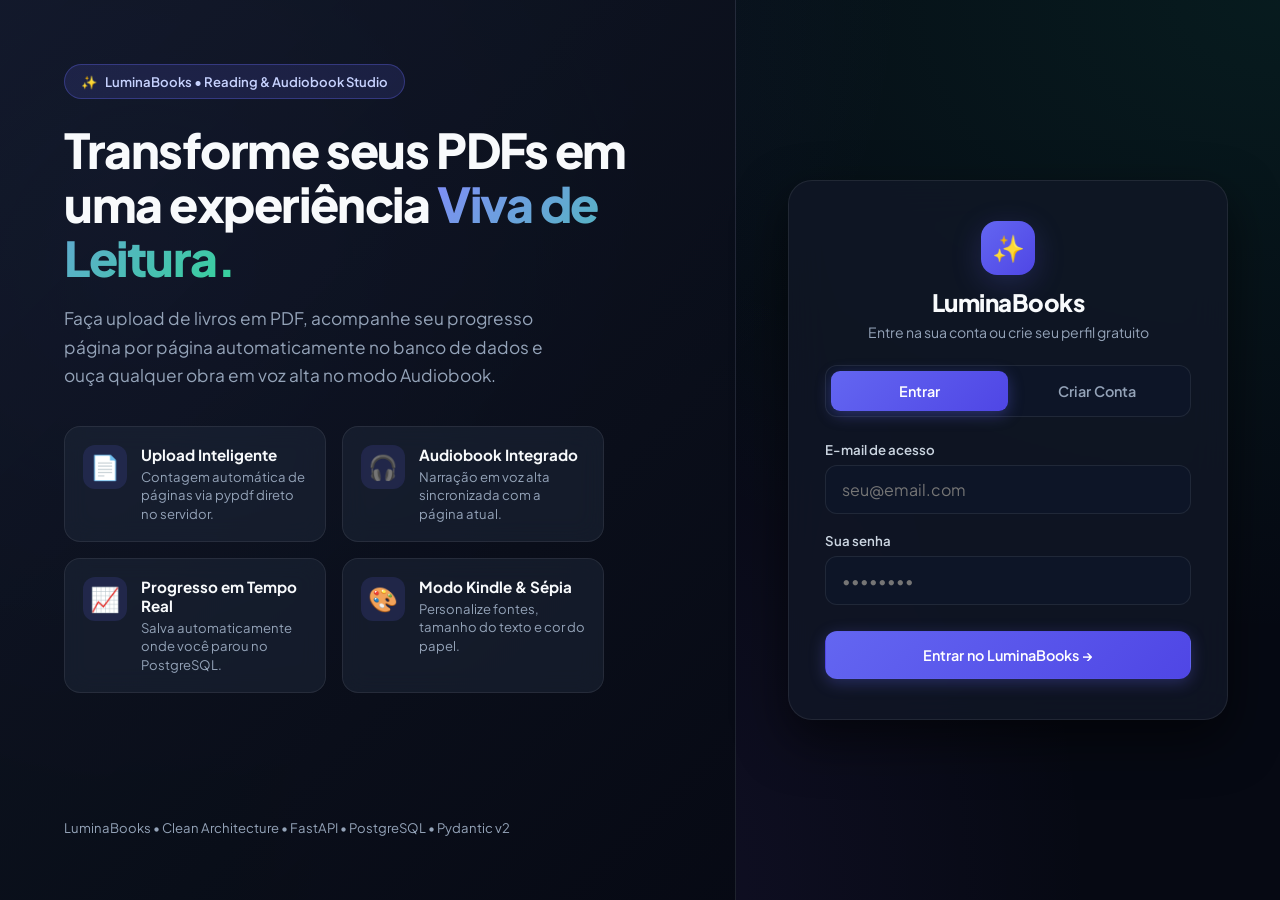
<file: frontend/index.html>
<!DOCTYPE html>
<html lang="pt-BR">
<head>
    <meta charset="UTF-8">
    <meta name="viewport" content="width=device-width, initial-scale=1.0">
    <title>LuminaBooks — Reading & Audiobook Studio</title>
    <link rel="stylesheet" href="css/style-layout.css">
    <link rel="stylesheet" href="css/style-components.css">
    <link rel="stylesheet" href="css/style-pages.css">
</head>
<body>
    <div class="auth-split-layout">
        <!-- Lado Esquerdo: Vitrine da Plataforma -->
        <section class="auth-showcase">
            <div>
                <div class="showcase-badge">
                    <span>✨</span>
                    <span>LuminaBooks • Reading & Audiobook Studio</span>
                </div>
                <div class="showcase-hero">
                    <h1>
                        Transforme seus PDFs em uma experiência <span class="gradient-text">Viva de Leitura.</span>
                    </h1>
                    <p>
                        Faça upload de livros em PDF, acompanhe seu progresso página por página automaticamente no banco de dados e ouça qualquer obra em voz alta no modo Audiobook.
                    </p>
                </div>

                <div class="feature-pills">
                    <div class="feature-pill">
                        <div class="feature-pill-icon">📄</div>
                        <div>
                            <h4>Upload Inteligente</h4>
                            <p>Contagem automática de páginas via pypdf direto no servidor.</p>
                        </div>
                    </div>
                    <div class="feature-pill">
                        <div class="feature-pill-icon">🎧</div>
                        <div>
                            <h4>Audiobook Integrado</h4>
                            <p>Narração em voz alta sincronizada com a página atual.</p>
                        </div>
                    </div>
                    <div class="feature-pill">
                        <div class="feature-pill-icon">📈</div>
                        <div>
                            <h4>Progresso em Tempo Real</h4>
                            <p>Salva automaticamente onde você parou no PostgreSQL.</p>
                        </div>
                    </div>
                    <div class="feature-pill">
                        <div class="feature-pill-icon">🎨</div>
                        <div>
                            <h4>Modo Kindle & Sépia</h4>
                            <p>Personalize fontes, tamanho do texto e cor do papel.</p>
                        </div>
                    </div>
                </div>
            </div>

            <div style="color: var(--text-muted); font-size: 0.82rem;">
                LuminaBooks • Clean Architecture • FastAPI • PostgreSQL • Pydantic v2
            </div>
        </section>

        <!-- Lado Direito: Card de Login / Cadastro -->
        <main class="auth-wrapper">
            <div class="auth-card">
                <div class="brand-header">
                    <div class="brand-logo-box">✨</div>
                    <h2>LuminaBooks</h2>
                    <p>Entre na sua conta ou crie seu perfil gratuito</p>
                </div>

                <div class="auth-tabs">
                    <button type="button" class="tab-btn active" id="tab-login" onclick="alternarAba('login')">Entrar</button>
                    <button type="button" class="tab-btn" id="tab-cadastro" onclick="alternarAba('cadastro')">Criar Conta</button>
                </div>

                <div id="alert-box" class="alert-box"></div>

                <!-- Formulário de Login -->
                <form id="form-login" onsubmit="realizarLogin(event)">
                    <div class="form-group">
                        <label for="login-email">E-mail de acesso</label>
                        <input type="email" id="login-email" placeholder="seu@email.com" required>
                    </div>
                    <div class="form-group">
                        <label for="login-senha">Sua senha</label>
                        <input type="password" id="login-senha" placeholder="••••••••" required>
                    </div>
                    <button type="submit" class="btn btn-primary btn-full" style="margin-top: 8px; padding: 14px;">
                        Entrar no LuminaBooks →
                    </button>
                </form>

                <!-- Formulário de Cadastro -->
                <form id="form-cadastro" style="display: none;" onsubmit="realizarCadastro(event)">
                    <div class="form-group">
                        <label for="cad-nome">Nome completo</label>
                        <input type="text" id="cad-nome" placeholder="Ex: Caio Harten" minlength="3" required>
                    </div>
                    <div class="form-group">
                        <label for="cad-email">E-mail</label>
                        <input type="email" id="cad-email" placeholder="seu@email.com" required>
                    </div>
                    <div class="form-group">
                        <label for="cad-senha">Crie uma senha</label>
                        <input type="password" id="cad-senha" placeholder="Mínimo 3 caracteres" minlength="3" required>
                    </div>
                    <button type="submit" class="btn btn-accent btn-full" style="margin-top: 8px; padding: 14px;">
                        Criar Minha Conta ✨
                    </button>
                </form>
            </div>
        </main>
    </div>

    <script src="js/auth.js"></script>
</body>
</html>
</file>
<file: frontend/css/style-layout.css>
@import url('https://fonts.googleapis.com/css2?family=Lora:ital,wght@0,400;0,600;1,400&family=Plus+Jakarta+Sans:wght@400;500;600;700;800&display=swap');

:root {
    --bg-deep: #060913;
    --bg-main: #0b0f19;
    --bg-card: rgba(17, 24, 39, 0.78);
    --bg-card-solid: #111827;
    --bg-elevated: #1e293b;
    --bg-input: rgba(15, 23, 42, 0.85);
    --border-subtle: rgba(255, 255, 255, 0.08);
    --border-highlight: rgba(99, 102, 241, 0.45);
    --primary: #6366f1;
    --primary-light: #818cf8;
    --primary-glow: rgba(99, 102, 241, 0.35);
    --accent: #10b981;
    --accent-glow: rgba(16, 185, 129, 0.3);
    --amber: #f59e0b;
    --danger: #ef4444;
    --text-main: #f8fafc;
    --text-secondary: #cbd5e1;
    --text-muted: #94a3b8;
    --radius-sm: 10px;
    --radius-md: 16px;
    --radius-lg: 24px;
    --shadow-lg: 0 20px 50px rgba(0, 0, 0, 0.55);
    --shadow-glow: 0 8px 30px rgba(99, 102, 241, 0.22);
}

* {
    margin: 0;
    padding: 0;
    box-sizing: border-box;
    font-family: 'Plus Jakarta Sans', -apple-system, BlinkMacSystemFont, sans-serif;
}

html, body {
    background-color: var(--bg-deep);
    background-image:
        radial-gradient(at 0% 0%, rgba(99, 102, 241, 0.14) 0px, transparent 50%),
        radial-gradient(at 100% 0%, rgba(16, 185, 129, 0.1) 0px, transparent 50%),
        radial-gradient(at 50% 100%, rgba(139, 92, 246, 0.08) 0px, transparent 50%);
    background-attachment: fixed;
    color: var(--text-main);
    min-height: 100vh;
    width: 100%;
    overflow-x: hidden;
    -webkit-text-size-adjust: 100%;
}

/* ==================== NAVBAR & CONTAINERS ==================== */
.navbar {
    background-color: rgba(11, 15, 25, 0.88);
    backdrop-filter: blur(18px);
    border-bottom: 1px solid var(--border-subtle);
    padding: 14px 32px;
    display: flex;
    align-items: center;
    justify-content: space-between;
    gap: 12px;
    position: sticky;
    top: 0;
    z-index: 60;
}

.nav-brand {
    display: flex;
    align-items: center;
    gap: 10px;
    font-size: 1.15rem;
    font-weight: 800;
    color: var(--text-main);
    text-decoration: none;
    letter-spacing: -0.02em;
}

.nav-brand-icon {
    width: 36px;
    height: 36px;
    border-radius: 10px;
    background: linear-gradient(135deg, var(--primary), #4f46e5);
    display: flex;
    align-items: center;
    justify-content: center;
    font-size: 1.1rem;
    box-shadow: var(--shadow-glow);
    flex-shrink: 0;
}

.nav-actions {
    display: flex;
    align-items: center;
    flex-wrap: wrap;
    gap: 10px;
}

.container {
    max-width: 1240px;
    margin: 0 auto;
    padding: 32px 24px 64px;
}

.reader-layout {
    max-width: 960px;
    margin: 0 auto;
    padding: 24px 20px 64px;
}

/* ==================== SPLIT AUTH GRID ==================== */
.auth-split-layout {
    min-height: 100vh;
    display: grid;
    grid-template-columns: 1.15fr 0.85fr;
}

/* ==================== RESPONSIVO MOBILE (LAYOUT) ==================== */
@media (max-width: 920px) {
    .auth-split-layout {
        grid-template-columns: 1fr;
        min-height: auto;
    }
}

@media (max-width: 768px) {
    .navbar {
        padding: 12px 16px;
        flex-direction: column;
        align-items: stretch;
        gap: 10px;
    }

    .nav-brand {
        justify-content: center;
        font-size: 1.1rem;
    }

    .nav-actions {
        width: 100%;
        justify-content: center;
        gap: 8px;
    }

    .container {
        padding: 20px 14px 48px;
    }

    .reader-layout {
        padding: 16px 12px 48px;
    }
}
</file>
<file: frontend/css/style-components.css>
/* ==================== FORMS, INPUTS & BUTTONS ==================== */
.form-group {
    margin-bottom: 18px;
}

.form-group label {
    display: block;
    font-size: 0.83rem;
    font-weight: 600;
    color: var(--text-secondary);
    margin-bottom: 7px;
}

.form-group input[type="text"],
.form-group input[type="email"],
.form-group input[type="password"],
.form-group input[type="number"],
.form-group input[type="file"] {
    width: 100%;
    padding: 13px 16px;
    background-color: var(--bg-input);
    border: 1px solid var(--border-subtle);
    border-radius: 12px;
    color: var(--text-main);
    font-size: 16px; /* Evita zoom automático no iOS Safari */
    outline: none;
    transition: all 0.2s ease;
}

.form-group input:focus {
    border-color: var(--primary-light);
    box-shadow: 0 0 0 3px rgba(99, 102, 241, 0.18);
}

.btn {
    display: inline-flex;
    align-items: center;
    justify-content: center;
    gap: 8px;
    padding: 12px 18px;
    border-radius: 12px;
    border: 1px solid transparent;
    font-size: 0.9rem;
    font-weight: 600;
    cursor: pointer;
    transition: all 0.2s ease;
    text-decoration: none;
    white-space: nowrap;
}

.btn:disabled {
    opacity: 0.45;
    cursor: not-allowed;
    transform: none !important;
}

.btn-full { width: 100%; }

.btn-primary {
    background: linear-gradient(135deg, var(--primary), #4f46e5);
    color: #fff;
    box-shadow: 0 4px 16px rgba(99, 102, 241, 0.3);
}

.btn-primary:hover:not(:disabled) {
    transform: translateY(-2px);
    box-shadow: 0 8px 25px rgba(99, 102, 241, 0.45);
}

.btn-accent {
    background: linear-gradient(135deg, #10b981, #059669);
    color: #fff;
    box-shadow: 0 4px 16px rgba(16, 185, 129, 0.28);
}

.btn-accent:hover:not(:disabled) {
    transform: translateY(-2px);
    filter: brightness(1.08);
}

.btn-outline {
    background-color: rgba(30, 41, 59, 0.55);
    border: 1px solid var(--border-subtle);
    color: var(--text-main);
}

.btn-outline:hover:not(:disabled) {
    border-color: var(--primary-light);
    background-color: rgba(99, 102, 241, 0.12);
}

.btn-danger {
    background-color: rgba(239, 68, 68, 0.12);
    color: #fca5a5;
    border: 1px solid rgba(239, 68, 68, 0.28);
}

.btn-danger:hover:not(:disabled) {
    background-color: var(--danger);
    color: #fff;
}

/* ==================== BADGES, TABS & ALERTS ==================== */
.user-badge {
    background-color: rgba(30, 41, 59, 0.65);
    border: 1px solid var(--border-subtle);
    padding: 8px 14px;
    border-radius: 999px;
    font-size: 0.84rem;
    color: var(--text-muted);
    display: flex;
    align-items: center;
    gap: 8px;
}

.user-badge strong { color: var(--text-main); }

.role-tag {
    background: linear-gradient(135deg, rgba(99, 102, 241, 0.25), rgba(139, 92, 246, 0.25));
    border: 1px solid rgba(129, 140, 248, 0.35);
    color: #c7d2fe;
    padding: 2px 9px;
    border-radius: 999px;
    font-size: 0.7rem;
    font-weight: 700;
    text-transform: uppercase;
    letter-spacing: 0.04em;
}

.auth-tabs {
    display: flex;
    background-color: var(--bg-input);
    padding: 5px;
    border-radius: 12px;
    margin-bottom: 24px;
    border: 1px solid var(--border-subtle);
}

.tab-btn {
    flex: 1;
    background: transparent;
    border: none;
    color: var(--text-muted);
    padding: 11px;
    font-size: 0.9rem;
    font-weight: 600;
    border-radius: 9px;
    cursor: pointer;
    transition: all 0.25s ease;
}

.tab-btn.active {
    background: linear-gradient(135deg, var(--primary), #4f46e5);
    color: #fff;
    box-shadow: 0 4px 15px rgba(99, 102, 241, 0.35);
}

.alert-box {
    padding: 13px 16px;
    border-radius: 12px;
    font-size: 0.88rem;
    font-weight: 500;
    margin-bottom: 18px;
    display: none;
}

.alert-error {
    background-color: rgba(239, 68, 68, 0.14);
    border: 1px solid rgba(239, 68, 68, 0.35);
    color: #fca5a5;
}

.alert-success {
    background-color: rgba(16, 185, 129, 0.14);
    border: 1px solid rgba(16, 185, 129, 0.35);
    color: #6ee7b7;
}

/* ==================== 3D BOOK CARDS & PROGRESS ==================== */
.books-grid {
    display: grid;
    grid-template-columns: repeat(auto-fill, minmax(280px, 1fr));
    gap: 22px;
}

.book-card {
    background: var(--bg-card);
    backdrop-filter: blur(16px);
    border: 1px solid var(--border-subtle);
    border-radius: var(--radius-md);
    overflow: hidden;
    display: flex;
    flex-direction: column;
    justify-content: space-between;
    transition: all 0.28s cubic-bezier(0.16, 1, 0.3, 1);
    box-shadow: 0 12px 32px rgba(0, 0, 0, 0.35);
}

.book-card:hover {
    transform: translateY(-4px);
    border-color: var(--border-highlight);
    box-shadow: 0 20px 45px rgba(0, 0, 0, 0.5), 0 0 25px rgba(99, 102, 241, 0.16);
}

.book-cover-banner {
    height: 145px;
    padding: 18px;
    position: relative;
    display: flex;
    align-items: flex-end;
    justify-content: space-between;
    overflow: hidden;
}

.book-cover-banner::before {
    content: "";
    position: absolute;
    left: 14px;
    top: 0;
    bottom: 0;
    width: 4px;
    background: rgba(255, 255, 255, 0.22);
    box-shadow: 2px 0 6px rgba(0, 0, 0, 0.3);
}

.cover-theme-0 { background: linear-gradient(135deg, #4338ca 0%, #1e1b4b 100%); }
.cover-theme-1 { background: linear-gradient(135deg, #047857 0%, #064e3b 100%); }
.cover-theme-2 { background: linear-gradient(135deg, #b45309 0%, #451a03 100%); }
.cover-theme-3 { background: linear-gradient(135deg, #be185d 0%, #500724 100%); }
.cover-theme-4 { background: linear-gradient(135deg, #0369a1 0%, #082f49 100%); }

.book-cover-badge {
    position: absolute;
    top: 14px;
    right: 14px;
    background: rgba(6, 9, 19, 0.65);
    backdrop-filter: blur(8px);
    border: 1px solid rgba(255, 255, 255, 0.15);
    color: #f8fafc;
    padding: 4px 11px;
    border-radius: 999px;
    font-size: 0.74rem;
    font-weight: 700;
}

.book-cover-title-preview {
    padding-left: 12px;
    font-family: 'Lora', serif;
    font-size: 1.15rem;
    font-weight: 600;
    color: #fff;
    text-shadow: 0 2px 10px rgba(0, 0, 0, 0.45);
    display: -webkit-box;
    -webkit-line-clamp: 2;
    -webkit-box-orient: vertical;
    overflow: hidden;
}

.book-card-body {
    padding: 18px 20px 20px;
    display: flex;
    flex-direction: column;
    flex: 1;
    justify-content: space-between;
}

.book-title {
    font-size: 1.08rem;
    font-weight: 700;
    margin-bottom: 4px;
    color: var(--text-main);
}

.book-author {
    font-size: 0.85rem;
    color: var(--text-muted);
    margin-bottom: 16px;
}

.progress-container {
    margin-bottom: 16px;
    background: rgba(15, 23, 42, 0.6);
    padding: 12px 14px;
    border-radius: 12px;
    border: 1px solid var(--border-subtle);
}

.book-meta {
    font-size: 0.8rem;
    color: var(--text-secondary);
    display: flex;
    justify-content: space-between;
    align-items: center;
    gap: 8px;
}

.progress-bar-bg {
    width: 100%;
    height: 7px;
    background-color: rgba(255, 255, 255, 0.08);
    border-radius: 999px;
    overflow: hidden;
    margin-top: 8px;
}

.progress-bar-fill {
    height: 100%;
    background: linear-gradient(90deg, var(--primary-light), var(--accent));
    border-radius: 999px;
    transition: width 0.4s ease;
}

.book-actions {
    display: flex;
    align-items: center;
    gap: 8px;
}

.book-actions .btn-full {
    flex: 1;
    width: auto;
    min-width: 0;
}

.book-actions .btn:not(.btn-full) {
    flex-shrink: 0;
    padding: 12px 13px;
}

/* ==================== MODAL ==================== */
.modal-overlay {
    position: fixed;
    inset: 0;
    background-color: rgba(2, 6, 23, 0.82);
    backdrop-filter: blur(8px);
    display: none;
    align-items: center;
    justify-content: center;
    padding: 16px;
    z-index: 100;
}

.modal-overlay.open { display: flex; }

.modal-box {
    background-color: var(--bg-card-solid);
    border: 1px solid var(--border-highlight);
    border-radius: var(--radius-lg);
    padding: 28px 24px;
    width: 100%;
    max-width: 480px;
    max-height: 90vh;
    overflow-y: auto;
    box-shadow: var(--shadow-lg);
}

.modal-header {
    display: flex;
    justify-content: space-between;
    align-items: flex-start;
    gap: 12px;
    margin-bottom: 20px;
}

/* ==================== RESPONSIVO MOBILE (COMPONENTS) ==================== */
@media (max-width: 768px) {
    .btn {
        padding: 10px 14px;
        font-size: 0.84rem;
    }

    .user-badge {
        padding: 6px 12px;
        font-size: 0.8rem;
        justify-content: center;
    }

    .books-grid {
        grid-template-columns: 1fr;
        gap: 16px;
    }

    .modal-box {
        padding: 22px 18px;
        border-radius: 18px;
    }
}
</file>
<file: frontend/css/style-pages.css>
/* ==================== PAGE 1: AUTH SHOWCASE & CARD ==================== */
.auth-showcase {
    position: relative;
    padding: 64px;
    display: flex;
    flex-direction: column;
    justify-content: space-between;
    background: linear-gradient(135deg, rgba(17, 24, 39, 0.9), rgba(6, 9, 19, 0.95)),
                radial-gradient(circle at 20% 30%, rgba(99, 102, 241, 0.35), transparent 60%);
    border-right: 1px solid var(--border-subtle);
    overflow: hidden;
}

.showcase-badge {
    display: inline-flex;
    align-items: center;
    gap: 8px;
    background: rgba(99, 102, 241, 0.15);
    border: 1px solid rgba(99, 102, 241, 0.35);
    color: #c7d2fe;
    padding: 8px 16px;
    border-radius: 999px;
    font-size: 0.82rem;
    font-weight: 600;
    width: fit-content;
    margin-bottom: 24px;
}

.showcase-hero h1 {
    font-size: 3rem;
    font-weight: 800;
    line-height: 1.12;
    letter-spacing: -0.03em;
    margin-bottom: 20px;
}

.gradient-text {
    background: linear-gradient(135deg, #818cf8 0%, #34d399 100%);
    -webkit-background-clip: text;
    -webkit-text-fill-color: transparent;
}

.showcase-hero p {
    color: var(--text-muted);
    font-size: 1.08rem;
    line-height: 1.65;
    max-width: 520px;
    margin-bottom: 36px;
}

.feature-pills {
    display: grid;
    grid-template-columns: 1fr 1fr;
    gap: 16px;
    max-width: 540px;
}

.feature-pill {
    background: rgba(30, 41, 59, 0.5);
    backdrop-filter: blur(12px);
    border: 1px solid var(--border-subtle);
    border-radius: var(--radius-md);
    padding: 18px;
    display: flex;
    align-items: flex-start;
    gap: 14px;
    transition: transform 0.2s, border-color 0.2s;
}

.feature-pill:hover {
    transform: translateY(-2px);
    border-color: var(--border-highlight);
}

.feature-pill-icon {
    font-size: 1.5rem;
    background: rgba(99, 102, 241, 0.15);
    width: 44px;
    height: 44px;
    border-radius: 12px;
    display: flex;
    align-items: center;
    justify-content: center;
    flex-shrink: 0;
}

.feature-pill h4 {
    font-size: 0.95rem;
    font-weight: 700;
    margin-bottom: 4px;
}

.feature-pill p {
    font-size: 0.82rem;
    color: var(--text-muted);
    line-height: 1.4;
    margin: 0;
}

.auth-wrapper {
    display: flex;
    align-items: center;
    justify-content: center;
    padding: 32px;
    min-height: 100vh;
}

.auth-card {
    background: var(--bg-card);
    backdrop-filter: blur(20px);
    border: 1px solid var(--border-subtle);
    border-radius: var(--radius-lg);
    padding: 40px 36px;
    width: 100%;
    max-width: 440px;
    box-shadow: var(--shadow-lg);
}

.brand-header {
    text-align: center;
    margin-bottom: 24px;
}

.brand-logo-box {
    width: 54px;
    height: 54px;
    margin: 0 auto 12px;
    border-radius: 16px;
    background: linear-gradient(135deg, var(--primary), #4f46e5);
    box-shadow: var(--shadow-glow);
    display: flex;
    align-items: center;
    justify-content: center;
    font-size: 1.65rem;
}

.brand-header h2 {
    font-size: 1.5rem;
    font-weight: 800;
    letter-spacing: -0.02em;
}

.brand-header p {
    color: var(--text-muted);
    font-size: 0.88rem;
    margin-top: 6px;
}

/* ==================== PAGE 2: CATALOG STATS & FILTERS ==================== */
.stats-grid {
    display: grid;
    grid-template-columns: repeat(4, 1fr);
    gap: 16px;
    margin-bottom: 30px;
}

.stat-card {
    background: var(--bg-card);
    backdrop-filter: blur(16px);
    border: 1px solid var(--border-subtle);
    border-radius: var(--radius-md);
    padding: 18px 20px;
    display: flex;
    align-items: center;
    gap: 14px;
    box-shadow: 0 8px 25px rgba(0, 0, 0, 0.25);
}

.stat-icon {
    width: 46px;
    height: 46px;
    border-radius: 14px;
    display: flex;
    align-items: center;
    justify-content: center;
    font-size: 1.35rem;
    flex-shrink: 0;
}

.stat-icon.purple { background: rgba(99, 102, 241, 0.16); color: #818cf8; }
.stat-icon.green  { background: rgba(16, 185, 129, 0.16); color: #34d399; }
.stat-icon.amber  { background: rgba(245, 158, 11, 0.16); color: #fbbf24; }
.stat-icon.pink   { background: rgba(236, 72, 153, 0.16); color: #f472b6; }

.stat-info span {
    display: block;
    font-size: 0.78rem;
    color: var(--text-muted);
    font-weight: 500;
}

.stat-info strong {
    font-size: 1.4rem;
    font-weight: 800;
    color: var(--text-main);
}

.catalog-header {
    display: flex;
    flex-wrap: wrap;
    align-items: center;
    justify-content: space-between;
    gap: 16px;
    margin-bottom: 24px;
}

.filter-pills {
    display: flex;
    gap: 6px;
    background: var(--bg-input);
    padding: 5px;
    border-radius: 12px;
    border: 1px solid var(--border-subtle);
}

.filter-pill {
    background: transparent;
    border: none;
    color: var(--text-muted);
    padding: 8px 14px;
    border-radius: 9px;
    font-size: 0.84rem;
    font-weight: 600;
    cursor: pointer;
    transition: all 0.2s;
    flex: 1;
    text-align: center;
}

.filter-pill.active {
    background: var(--bg-elevated);
    color: var(--text-main);
    box-shadow: 0 2px 8px rgba(0, 0, 0, 0.25);
}

.search-bar {
    display: flex;
    gap: 8px;
    flex: 1;
    max-width: 440px;
}

.search-bar input {
    flex: 1;
    min-width: 0;
    padding: 11px 14px;
    background-color: var(--bg-card);
    border: 1px solid var(--border-subtle);
    border-radius: 12px;
    color: var(--text-main);
    font-size: 16px;
    outline: none;
    transition: border-color 0.2s;
}

.search-bar input:focus {
    border-color: var(--primary-light);
}

/* ==================== PAGE 3: READER & AUDIOBOOK STUDIO ==================== */
.reader-top-bar {
    background: var(--bg-card);
    backdrop-filter: blur(16px);
    border: 1px solid var(--border-subtle);
    border-radius: var(--radius-md);
    padding: 18px 22px;
    margin-bottom: 16px;
    display: flex;
    flex-wrap: wrap;
    align-items: center;
    justify-content: space-between;
    gap: 16px;
}

.audiobook-panel {
    background: linear-gradient(135deg, rgba(99, 102, 241, 0.18), rgba(16, 185, 129, 0.12));
    border: 1px solid rgba(99, 102, 241, 0.4);
    border-radius: var(--radius-md);
    padding: 16px 20px;
    margin-bottom: 16px;
    display: flex;
    flex-wrap: wrap;
    align-items: center;
    justify-content: space-between;
    gap: 14px;
    box-shadow: var(--shadow-glow);
}

.audiobook-info {
    display: flex;
    align-items: center;
    gap: 12px;
}

.equalizer {
    display: flex;
    align-items: flex-end;
    gap: 3px;
    height: 22px;
    padding: 0 4px;
    flex-shrink: 0;
}

.eq-bar {
    width: 4px;
    height: 6px;
    background: var(--accent);
    border-radius: 2px;
    transition: height 0.2s;
}

.equalizer.playing .eq-bar:nth-child(1) { animation: pulseBar 0.7s infinite ease-in-out 0.1s; }
.equalizer.playing .eq-bar:nth-child(2) { animation: pulseBar 0.7s infinite ease-in-out 0.3s; }
.equalizer.playing .eq-bar:nth-child(3) { animation: pulseBar 0.7s infinite ease-in-out 0.2s; }
.equalizer.playing .eq-bar:nth-child(4) { animation: pulseBar 0.7s infinite ease-in-out 0.4s; }

@keyframes pulseBar {
    0%, 100% { height: 5px; }
    50% { height: 22px; }
}

.audiobook-status {
    font-size: 0.82rem;
    color: var(--text-secondary);
    margin-top: 2px;
}

.audiobook-controls {
    display: flex;
    flex-wrap: wrap;
    align-items: center;
    gap: 8px;
}

.speed-select {
    background-color: var(--bg-input);
    color: var(--text-main);
    border: 1px solid var(--border-subtle);
    padding: 9px 10px;
    border-radius: 10px;
    font-size: 0.84rem;
    font-weight: 600;
    outline: none;
}

.reader-toolbar {
    display: flex;
    flex-wrap: wrap;
    align-items: center;
    justify-content: space-between;
    gap: 10px;
    background: var(--bg-card);
    border: 1px solid var(--border-subtle);
    border-radius: var(--radius-md);
    padding: 12px 16px;
    margin-bottom: 16px;
}

.toolbar-group {
    display: flex;
    flex-wrap: wrap;
    align-items: center;
    gap: 6px;
}

.toolbar-label {
    font-size: 0.78rem;
    color: var(--text-muted);
    font-weight: 600;
    margin-right: 2px;
}

.chip-btn {
    background: var(--bg-input);
    border: 1px solid var(--border-subtle);
    color: var(--text-secondary);
    padding: 6px 11px;
    border-radius: 8px;
    font-size: 0.8rem;
    font-weight: 600;
    cursor: pointer;
    transition: all 0.2s;
}

.chip-btn.active, .chip-btn:hover {
    border-color: var(--primary-light);
    color: #fff;
    background: rgba(99, 102, 241, 0.2);
}

.page-paper {
    background-color: #111827;
    border: 1px solid var(--border-subtle);
    border-radius: var(--radius-lg);
    padding: 44px 48px;
    min-height: 480px;
    line-height: 1.9;
    font-size: 1.1rem;
    color: #e2e8f0;
    white-space: pre-wrap;
    word-break: break-word;
    overflow-wrap: break-word;
    box-shadow: var(--shadow-lg);
    margin-bottom: 20px;
    transition: background-color 0.3s, color 0.3s, font-size 0.2s;
}

.page-paper.font-serif {
    font-family: 'Lora', Georgia, serif;
}

.page-paper.theme-sepia {
    background-color: #f4ecd8;
    color: #2c221e;
    border-color: #decfa6;
}

.page-paper.theme-light {
    background-color: #ffffff;
    color: #0f172a;
    border-color: #e2e8f0;
}

/* Container Visual de Mangá / Página de Imagem */
.manga-viewer {
    background-color: #090d16;
    border: 1px solid var(--border-subtle);
    border-radius: var(--radius-lg);
    padding: 20px;
    min-height: 480px;
    display: none;
    flex-direction: column;
    align-items: center;
    justify-content: center;
    box-shadow: var(--shadow-lg);
    margin-bottom: 20px;
    overflow: hidden;
}

.manga-viewer img {
    max-width: 100%;
    height: auto;
    border-radius: 10px;
    box-shadow: 0 10px 35px rgba(0, 0, 0, 0.65);
    transition: transform 0.25s ease;
}

.reader-pagination {
    display: flex;
    align-items: center;
    justify-content: space-between;
    gap: 10px;
    background: var(--bg-card);
    border: 1px solid var(--border-subtle);
    border-radius: var(--radius-md);
    padding: 14px 20px;
}

/* ==================== RESPONSIVO MOBILE (PAGES) ==================== */
@media (max-width: 920px) {
    .auth-showcase {
        display: none !important;
    }

    .stats-grid {
        grid-template-columns: repeat(2, 1fr);
    }
}

@media (max-width: 768px) {
    .auth-wrapper {
        padding: 16px;
        min-height: 100dvh;
    }

    .auth-card {
        padding: 26px 20px;
        border-radius: 20px;
    }

    .stats-grid {
        grid-template-columns: repeat(2, 1fr);
        gap: 10px;
        margin-bottom: 20px;
    }

    .stat-card {
        padding: 12px 14px;
        gap: 10px;
    }

    .stat-icon {
        width: 38px;
        height: 38px;
        font-size: 1.1rem;
        border-radius: 10px;
    }

    .stat-info span {
        font-size: 0.72rem;
    }

    .stat-info strong {
        font-size: 1.15rem;
    }

    .catalog-header {
        flex-direction: column;
        align-items: stretch;
        gap: 12px;
    }

    .filter-pills {
        width: 100%;
    }

    .search-bar {
        max-width: 100%;
        width: 100%;
    }

    .reader-top-bar {
        padding: 14px 16px;
        flex-direction: column;
        align-items: stretch;
        gap: 12px;
    }

    .audiobook-panel {
        padding: 14px 16px;
        flex-direction: column;
        align-items: stretch;
    }

    .audiobook-controls {
        width: 100%;
        justify-content: space-between;
    }

    .audiobook-controls .btn {
        flex: 1;
        padding: 10px 10px;
        font-size: 0.8rem;
    }

    .reader-toolbar {
        flex-direction: column;
        align-items: stretch;
        padding: 12px 14px;
    }

    .toolbar-group {
        width: 100%;
        justify-content: space-between;
    }

    .page-paper {
        padding: 22px 18px;
        min-height: 360px;
        font-size: 1rem;
        line-height: 1.75;
        border-radius: 16px;
    }

    .reader-pagination {
        padding: 12px 14px;
    }

    .reader-pagination .btn {
        padding: 10px 12px;
        font-size: 0.8rem;
    }

    #indicador-pagina {
        font-size: 0.82rem;
        text-align: center;
    }
}
</file>
